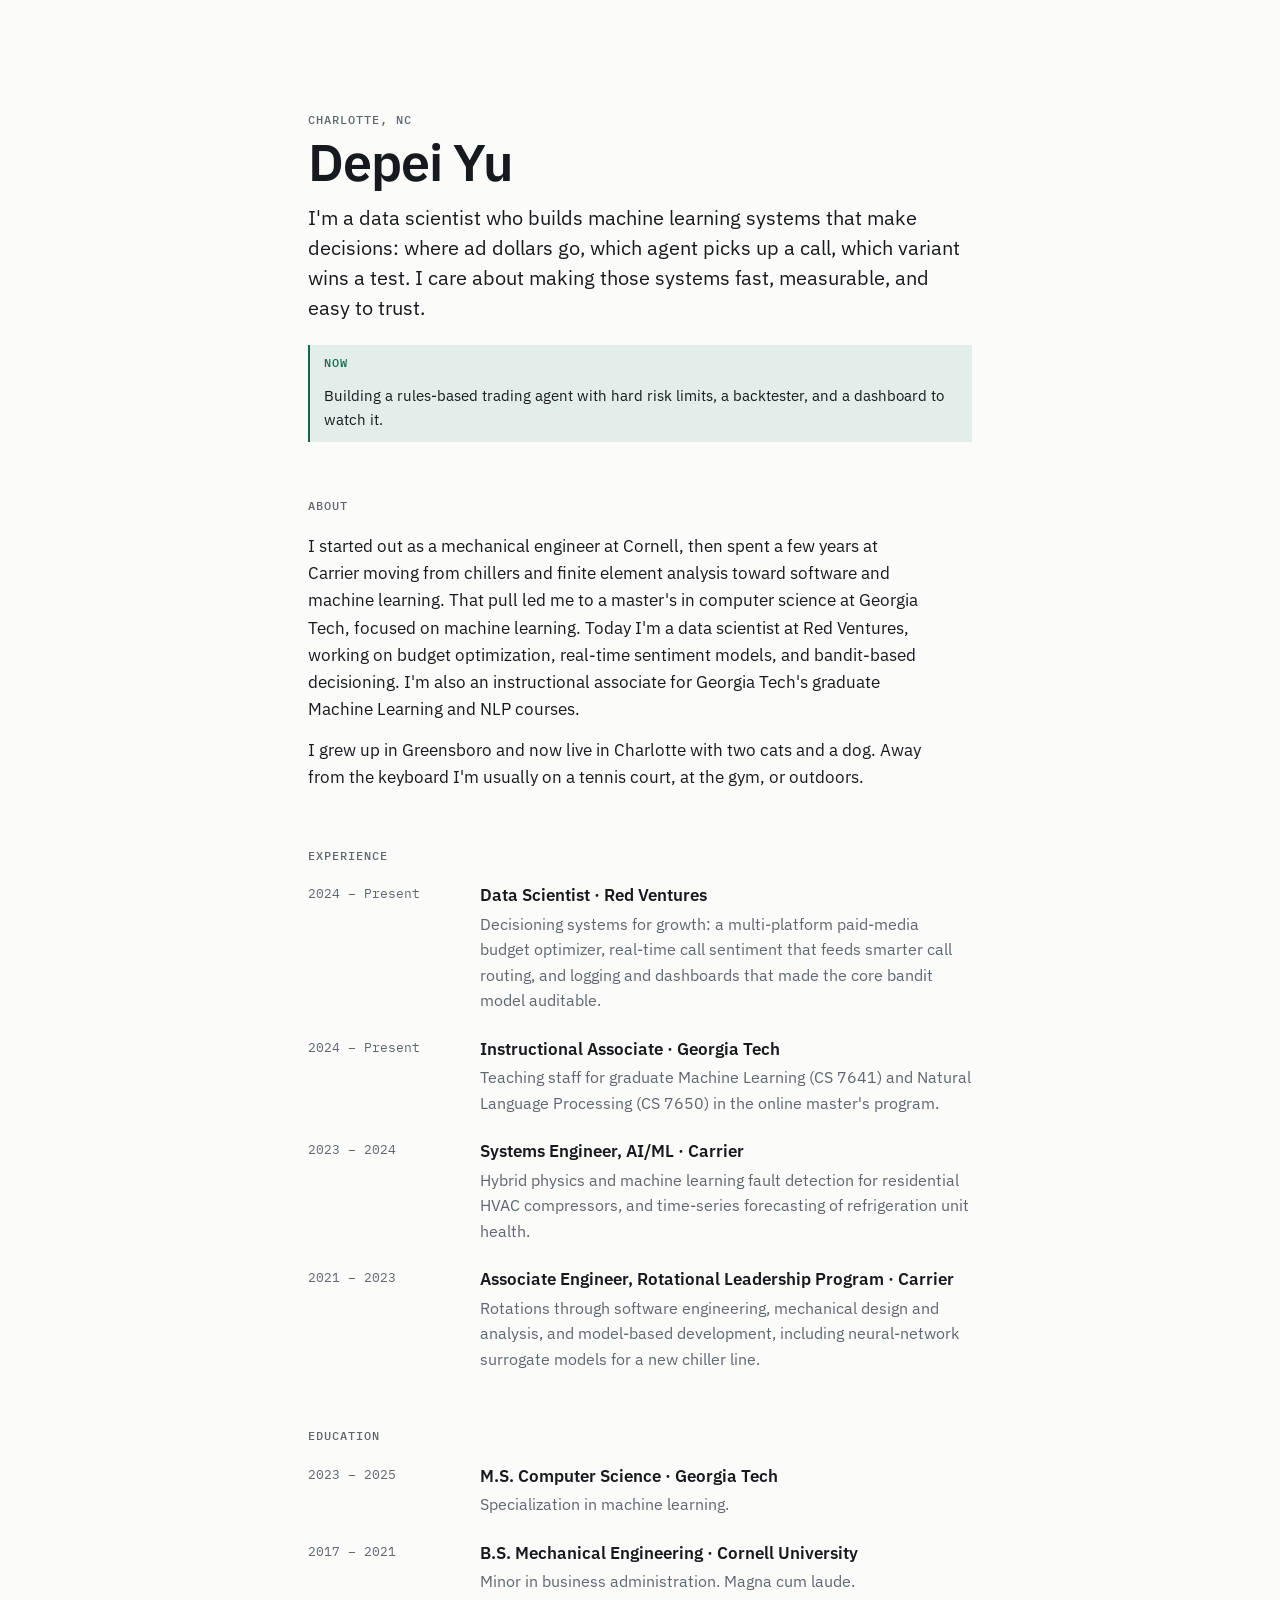
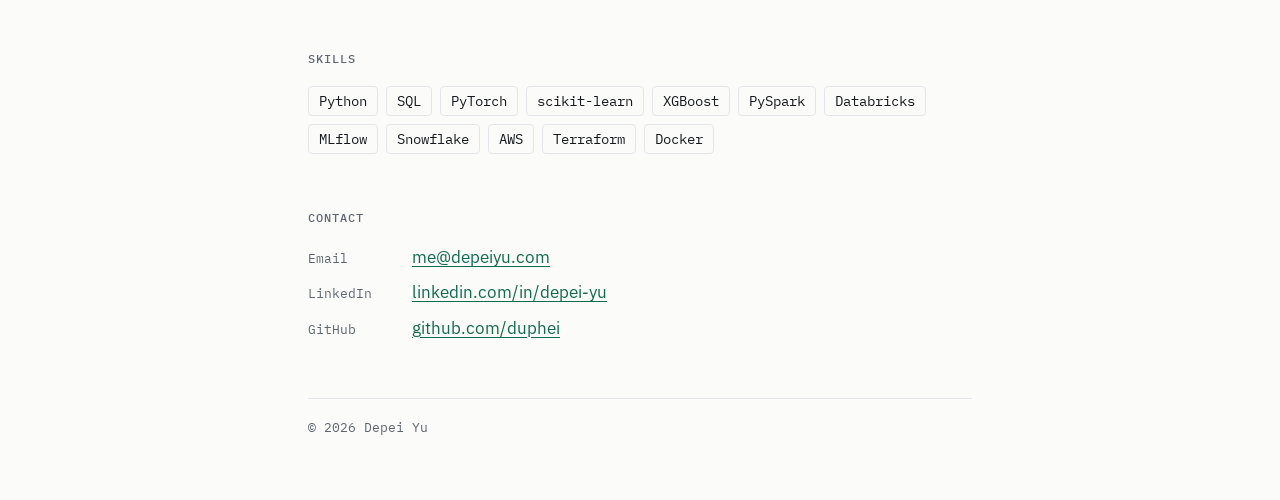
<file: index.html>
<!doctype html>
<html lang="en">
<head>
  <meta charset="utf-8">
  <meta name="viewport" content="width=device-width, initial-scale=1">
  <title>Depei Yu</title>
  <meta name="description" content="Depei Yu is a data scientist in Charlotte, NC, building machine learning systems that make decisions.">
  <link rel="icon" href="/favicon.svg" type="image/svg+xml">
  <link rel="preconnect" href="https://fonts.googleapis.com">
  <link rel="preconnect" href="https://fonts.gstatic.com" crossorigin>
  <link rel="stylesheet" href="https://fonts.googleapis.com/css2?family=IBM+Plex+Mono:wght@400;500&family=IBM+Plex+Sans:ital,wght@0,400;0,500;0,600;1,400&display=swap">
  <link rel="stylesheet" href="/style.css">
</head>
<body>
  <main class="page">
    <header class="intro">
      <p class="label">Charlotte, NC</p>
      <h1>Depei Yu</h1>
      <p class="lede">I'm a data scientist who builds machine learning systems that make decisions: where ad dollars go, which agent picks up a call, which variant wins a test. I care about making those systems fast, measurable, and easy to trust.</p>
      <p class="now"><span class="label">Now</span> Building a rules-based trading agent with hard risk limits, a backtester, and a dashboard to watch it.</p>
    </header>

    <section id="about" aria-labelledby="about-h">
      <h2 id="about-h" class="label">About</h2>
      <p>I started out as a mechanical engineer at Cornell, then spent a few years at Carrier moving from chillers and finite element analysis toward software and machine learning. That pull led me to a master's in computer science at Georgia Tech, focused on machine learning. Today I'm a data scientist at Red Ventures, working on budget optimization, real-time sentiment models, and bandit-based decisioning. I'm also an instructional associate for Georgia Tech's graduate Machine Learning and NLP courses.</p>
      <p>I grew up in Greensboro and now live in Charlotte with two cats and a dog. Away from the keyboard I'm usually on a tennis court, at the gym, or outdoors.</p>
    </section>

    <section id="experience" aria-labelledby="experience-h">
      <h2 id="experience-h" class="label">Experience</h2>
      <ol class="entries">
        <li class="entry">
          <p class="when">2024 – Present</p>
          <div>
            <h3>Data Scientist · Red Ventures</h3>
            <p>Decisioning systems for growth: a multi-platform paid-media budget optimizer, real-time call sentiment that feeds smarter call routing, and logging and dashboards that made the core bandit model auditable.</p>
          </div>
        </li>
        <li class="entry">
          <p class="when">2024 – Present</p>
          <div>
            <h3>Instructional Associate · Georgia Tech</h3>
            <p>Teaching staff for graduate Machine Learning (CS 7641) and Natural Language Processing (CS 7650) in the online master's program.</p>
          </div>
        </li>
        <li class="entry">
          <p class="when">2023 – 2024</p>
          <div>
            <h3>Systems Engineer, AI/ML · Carrier</h3>
            <p>Hybrid physics and machine learning fault detection for residential HVAC compressors, and time-series forecasting of refrigeration unit health.</p>
          </div>
        </li>
        <li class="entry">
          <p class="when">2021 – 2023</p>
          <div>
            <h3>Associate Engineer, Rotational Leadership Program · Carrier</h3>
            <p>Rotations through software engineering, mechanical design and analysis, and model-based development, including neural-network surrogate models for a new chiller line.</p>
          </div>
        </li>
      </ol>
    </section>

    <section id="education" aria-labelledby="education-h">
      <h2 id="education-h" class="label">Education</h2>
      <ol class="entries">
        <li class="entry">
          <p class="when">2023 – 2025</p>
          <div>
            <h3>M.S. Computer Science · Georgia Tech</h3>
            <p>Specialization in machine learning.</p>
          </div>
        </li>
        <li class="entry">
          <p class="when">2017 – 2021</p>
          <div>
            <h3>B.S. Mechanical Engineering · Cornell University</h3>
            <p>Minor in business administration. Magna cum laude.</p>
          </div>
        </li>
      </ol>
    </section>

    <section id="skills" aria-labelledby="skills-h">
      <h2 id="skills-h" class="label">Skills</h2>
      <ul class="tags">
        <li>Python</li>
        <li>SQL</li>
        <li>PyTorch</li>
        <li>scikit-learn</li>
        <li>XGBoost</li>
        <li>PySpark</li>
        <li>Databricks</li>
        <li>MLflow</li>
        <li>Snowflake</li>
        <li>AWS</li>
        <li>Terraform</li>
        <li>Docker</li>
      </ul>
    </section>

    <section id="contact" aria-labelledby="contact-h">
      <h2 id="contact-h" class="label">Contact</h2>
      <ul class="links">
        <li><span class="k">Email</span> <a href="mailto:me@depeiyu.com">me@depeiyu.com</a></li>
        <li><span class="k">LinkedIn</span> <a href="https://www.linkedin.com/in/depei-yu/">linkedin.com/in/depei-yu</a></li>
        <li><span class="k">GitHub</span> <a href="https://github.com/duphei">github.com/duphei</a></li>
      </ul>
    </section>

    <footer class="foot">
      <p>© <span id="year">2026</span> Depei Yu</p>
    </footer>
  </main>
  <script>document.getElementById('year').textContent = new Date().getFullYear();</script>
</body>
</html>
</file>
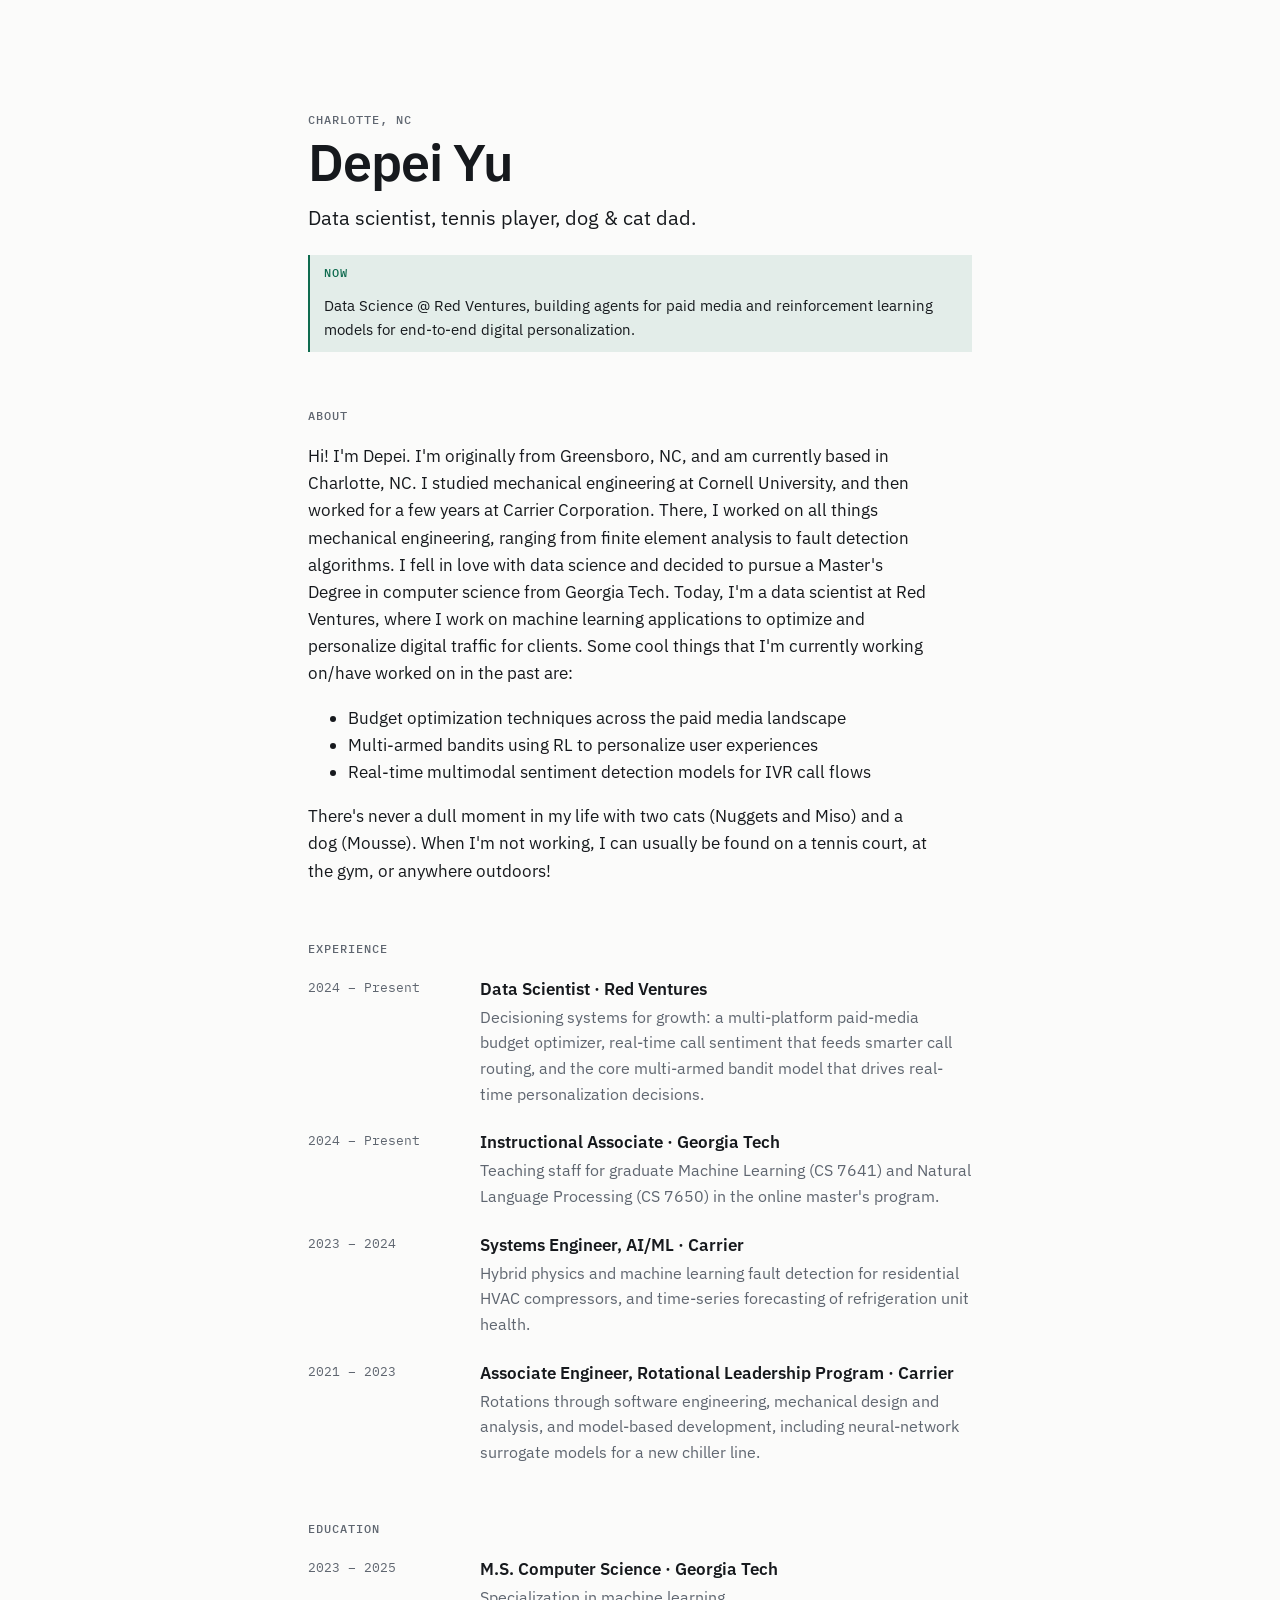
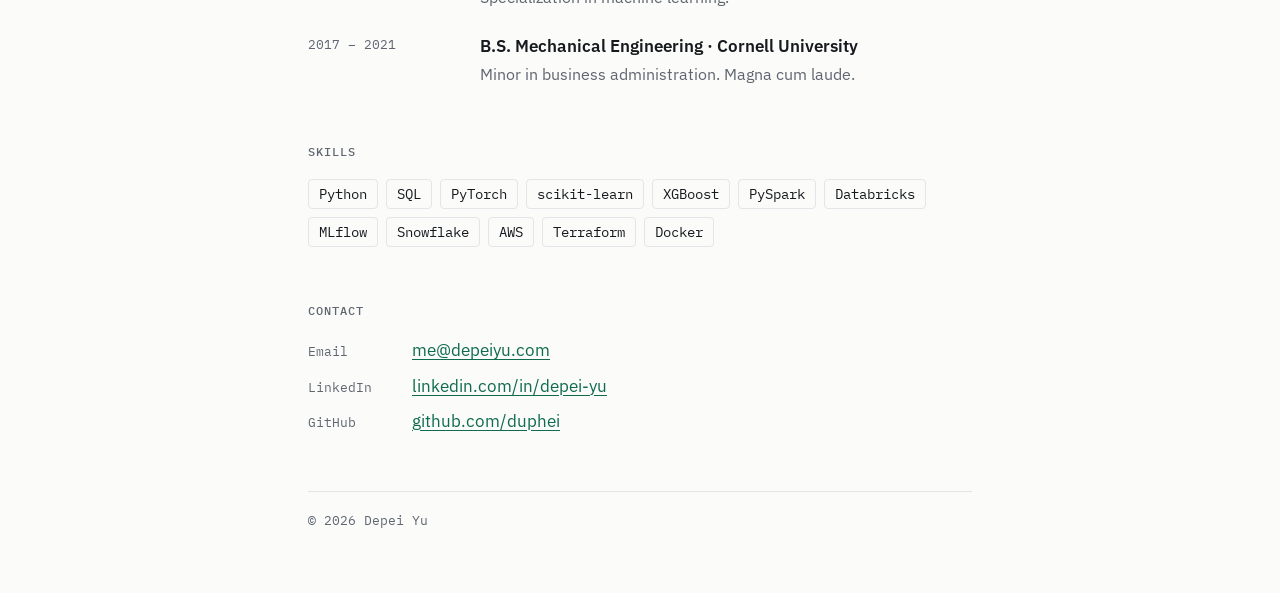
<file: public/index.html>
<!doctype html>
<html lang="en">
<head>
  <meta charset="utf-8">
  <meta name="viewport" content="width=device-width, initial-scale=1">
  <title>Depei Yu</title>
  <meta name="description" content="Depei Yu: data scientist, tennis player, dog &amp; cat dad in Charlotte, NC.">
  <link rel="icon" href="/favicon.svg" type="image/svg+xml">
  <link rel="preconnect" href="https://fonts.googleapis.com">
  <link rel="preconnect" href="https://fonts.gstatic.com" crossorigin>
  <link rel="stylesheet" href="https://fonts.googleapis.com/css2?family=IBM+Plex+Mono:wght@400;500&family=IBM+Plex+Sans:ital,wght@0,400;0,500;0,600;1,400&display=swap">
  <link rel="stylesheet" href="/style.css">
</head>
<body>
  <main class="page">
    <header class="intro">
      <p class="label">Charlotte, NC</p>
      <h1>Depei Yu</h1>
      <p class="lede">Data scientist, tennis player, dog &amp; cat dad.</p>
      <p class="now"><span class="label">Now</span> Data Science @ Red Ventures, building agents for paid media and reinforcement learning models for end-to-end digital personalization.</p>
    </header>

    <section id="about" aria-labelledby="about-h">
      <h2 id="about-h" class="label">About</h2>
      <p>Hi! I'm Depei. I'm originally from Greensboro, NC, and am currently based in Charlotte, NC. I studied mechanical engineering at Cornell University, and then worked for a few years at Carrier Corporation. There, I worked on all things mechanical engineering, ranging from finite element analysis to fault detection algorithms. I fell in love with data science and decided to pursue a Master's Degree in computer science from Georgia Tech. Today, I'm a data scientist at Red Ventures, where I work on machine learning applications to optimize and personalize digital traffic for clients. Some cool things that I'm currently working on/have worked on in the past are:</p>
      <ul class="list">
        <li>Budget optimization techniques across the paid media landscape</li>
        <li>Multi-armed bandits using RL to personalize user experiences</li>
        <li>Real-time multimodal sentiment detection models for IVR call flows</li>
      </ul>
      <p>There's never a dull moment in my life with two cats (Nuggets and Miso) and a dog (Mousse). When I'm not working, I can usually be found on a tennis court, at the gym, or anywhere outdoors!</p>
    </section>

    <section id="experience" aria-labelledby="experience-h">
      <h2 id="experience-h" class="label">Experience</h2>
      <ol class="entries">
        <li class="entry">
          <p class="when">2024 – Present</p>
          <div>
            <h3>Data Scientist · Red Ventures</h3>
            <p>Decisioning systems for growth: a multi-platform paid-media budget optimizer, real-time call sentiment that feeds smarter call routing, and the core multi-armed bandit model that drives real-time personalization decisions.</p>
          </div>
        </li>
        <li class="entry">
          <p class="when">2024 – Present</p>
          <div>
            <h3>Instructional Associate · Georgia Tech</h3>
            <p>Teaching staff for graduate Machine Learning (CS 7641) and Natural Language Processing (CS 7650) in the online master's program.</p>
          </div>
        </li>
        <li class="entry">
          <p class="when">2023 – 2024</p>
          <div>
            <h3>Systems Engineer, AI/ML · Carrier</h3>
            <p>Hybrid physics and machine learning fault detection for residential HVAC compressors, and time-series forecasting of refrigeration unit health.</p>
          </div>
        </li>
        <li class="entry">
          <p class="when">2021 – 2023</p>
          <div>
            <h3>Associate Engineer, Rotational Leadership Program · Carrier</h3>
            <p>Rotations through software engineering, mechanical design and analysis, and model-based development, including neural-network surrogate models for a new chiller line.</p>
          </div>
        </li>
      </ol>
    </section>

    <section id="education" aria-labelledby="education-h">
      <h2 id="education-h" class="label">Education</h2>
      <ol class="entries">
        <li class="entry">
          <p class="when">2023 – 2025</p>
          <div>
            <h3>M.S. Computer Science · Georgia Tech</h3>
            <p>Specialization in machine learning.</p>
          </div>
        </li>
        <li class="entry">
          <p class="when">2017 – 2021</p>
          <div>
            <h3>B.S. Mechanical Engineering · Cornell University</h3>
            <p>Minor in business administration. Magna cum laude.</p>
          </div>
        </li>
      </ol>
    </section>

    <section id="skills" aria-labelledby="skills-h">
      <h2 id="skills-h" class="label">Skills</h2>
      <ul class="tags">
        <li>Python</li>
        <li>SQL</li>
        <li>PyTorch</li>
        <li>scikit-learn</li>
        <li>XGBoost</li>
        <li>PySpark</li>
        <li>Databricks</li>
        <li>MLflow</li>
        <li>Snowflake</li>
        <li>AWS</li>
        <li>Terraform</li>
        <li>Docker</li>
      </ul>
    </section>

    <section id="contact" aria-labelledby="contact-h">
      <h2 id="contact-h" class="label">Contact</h2>
      <ul class="links">
        <li><span class="k">Email</span> <a href="mailto:me@depeiyu.com">me@depeiyu.com</a></li>
        <li><span class="k">LinkedIn</span> <a href="https://www.linkedin.com/in/depei-yu/">linkedin.com/in/depei-yu</a></li>
        <li><span class="k">GitHub</span> <a href="https://github.com/duphei">github.com/duphei</a></li>
      </ul>
    </section>

    <footer class="foot">
      <p>© <span id="year">2026</span> Depei Yu</p>
    </footer>
  </main>
  <script>document.getElementById('year').textContent = new Date().getFullYear();</script>
</body>
</html>
</file>
<file: style.css>
/* depeiyu.com: one quiet column, set like an engineer's notebook.
   Plex Sans for reading, Plex Mono for labels and dates; ink on paper-white
   with a single deep-green accent for links. */
:root {
  --paper: #fbfbfa;
  --ink: #16191d;
  --muted: #5f6670;
  --rule: #e3e5e8;
  --accent: #0f6b4f;
  --accent-soft: rgba(15, 107, 79, .10);
  --sans: "IBM Plex Sans", -apple-system, BlinkMacSystemFont, "Segoe UI", sans-serif;
  --mono: "IBM Plex Mono", ui-monospace, "SF Mono", Menlo, monospace;
  color-scheme: light;
}
@media (prefers-color-scheme: dark) {
  :root {
    --paper: #111315;
    --ink: #e6e8eb;
    --muted: #9aa1aa;
    --rule: #262a2f;
    --accent: #5fc7a0;
    --accent-soft: rgba(95, 199, 160, .12);
    color-scheme: dark;
  }
}

* { box-sizing: border-box; }
html { -webkit-text-size-adjust: 100%; }
body { margin: 0; background: var(--paper); color: var(--ink); font: 17px/1.6 var(--sans); }

.page {
  max-width: 44rem;
  margin: 0 auto;
  padding: clamp(48px, 10vw, 112px) max(20px, env(safe-area-inset-right)) 64px max(20px, env(safe-area-inset-left));
  display: grid;
  gap: 56px;
}

.label {
  margin: 0;
  font: 500 12px/1.4 var(--mono);
  letter-spacing: .08em;
  text-transform: uppercase;
  color: var(--muted);
}

h1 { margin: 6px 0 14px; font-size: clamp(36px, 7vw, 52px); font-weight: 600; line-height: 1.05; letter-spacing: -.02em; text-wrap: balance; }
h2.label { margin-bottom: 18px; }
h3 { margin: 0; font-size: 17px; font-weight: 600; }
p { margin: 0; }
section > p + p { margin-top: 14px; }
section > p, .lede { max-width: 62ch; }
.lede { font-size: 20px; line-height: 1.5; }

.now {
  margin-top: 22px;
  padding: 10px 14px;
  border-left: 2px solid var(--accent);
  background: var(--accent-soft);
  font-size: 15px;
  display: flex;
  gap: 12px;
  align-items: baseline;
  flex-wrap: wrap;
}
.now .label { color: var(--accent); }

.entries { list-style: none; margin: 0; padding: 0; display: grid; gap: 22px; }
.entry { display: grid; grid-template-columns: 9.5rem 1fr; gap: 4px 20px; }
.entry p:not(.when) { color: var(--muted); font-size: 16px; margin-top: 2px; }
.when { font: 400 13px/1.9 var(--mono); color: var(--muted); font-variant-numeric: tabular-nums; }
@media (max-width: 560px) {
  .entry { grid-template-columns: 1fr; }
}

.tags { list-style: none; margin: 0; padding: 0; display: flex; flex-wrap: wrap; gap: 8px; }
.tags li { font: 400 14px/1 var(--mono); padding: 7px 10px; border: 1px solid var(--rule); border-radius: 4px; }

.links { list-style: none; margin: 0; padding: 0; display: grid; gap: 8px; }
.links li { display: flex; gap: 16px; align-items: baseline; flex-wrap: wrap; }
.links .k { width: 5.5rem; font: 400 13px var(--mono); color: var(--muted); }

a { color: var(--accent); text-decoration: underline; text-decoration-thickness: 1px; text-underline-offset: 3px; }
a:hover { text-decoration-thickness: 2px; }
a:focus-visible { outline: 2px solid var(--accent); outline-offset: 3px; border-radius: 2px; }

.foot { padding-top: 20px; border-top: 1px solid var(--rule); font: 13px var(--mono); color: var(--muted); }
</file>
